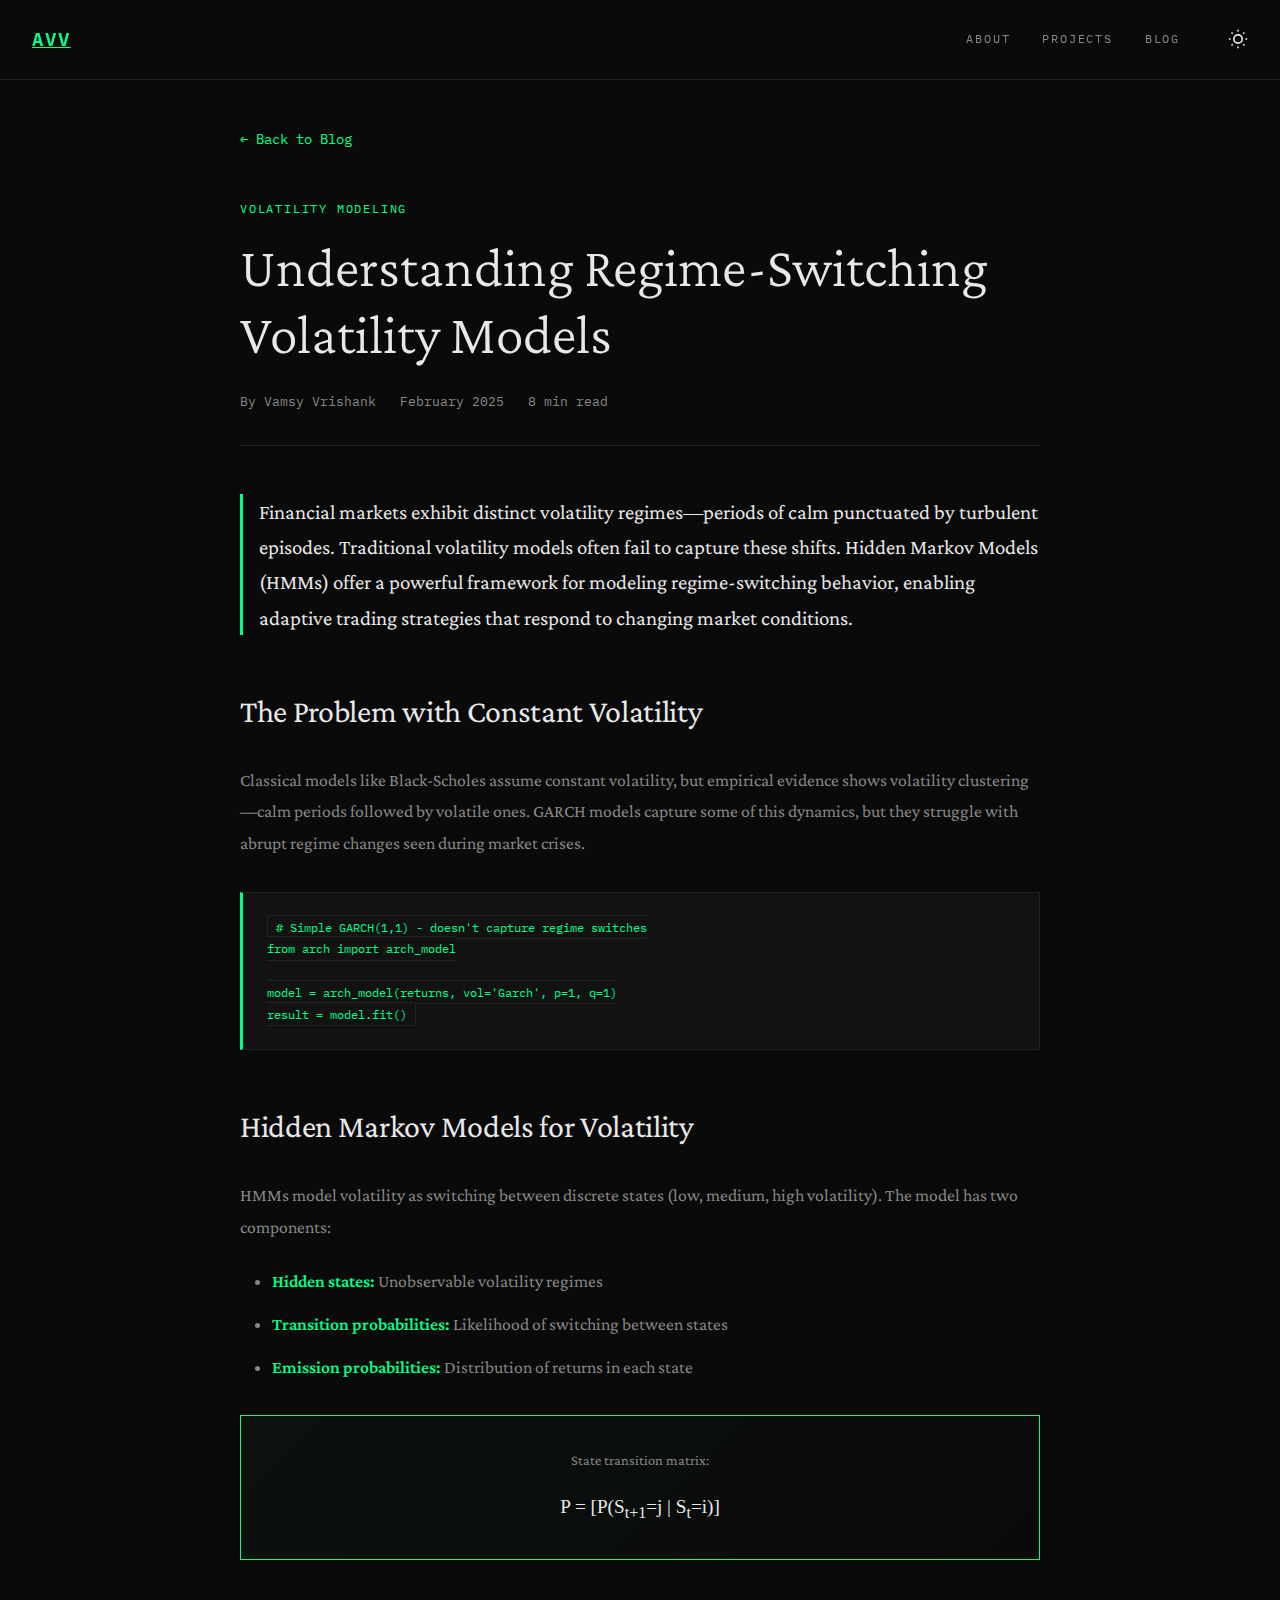
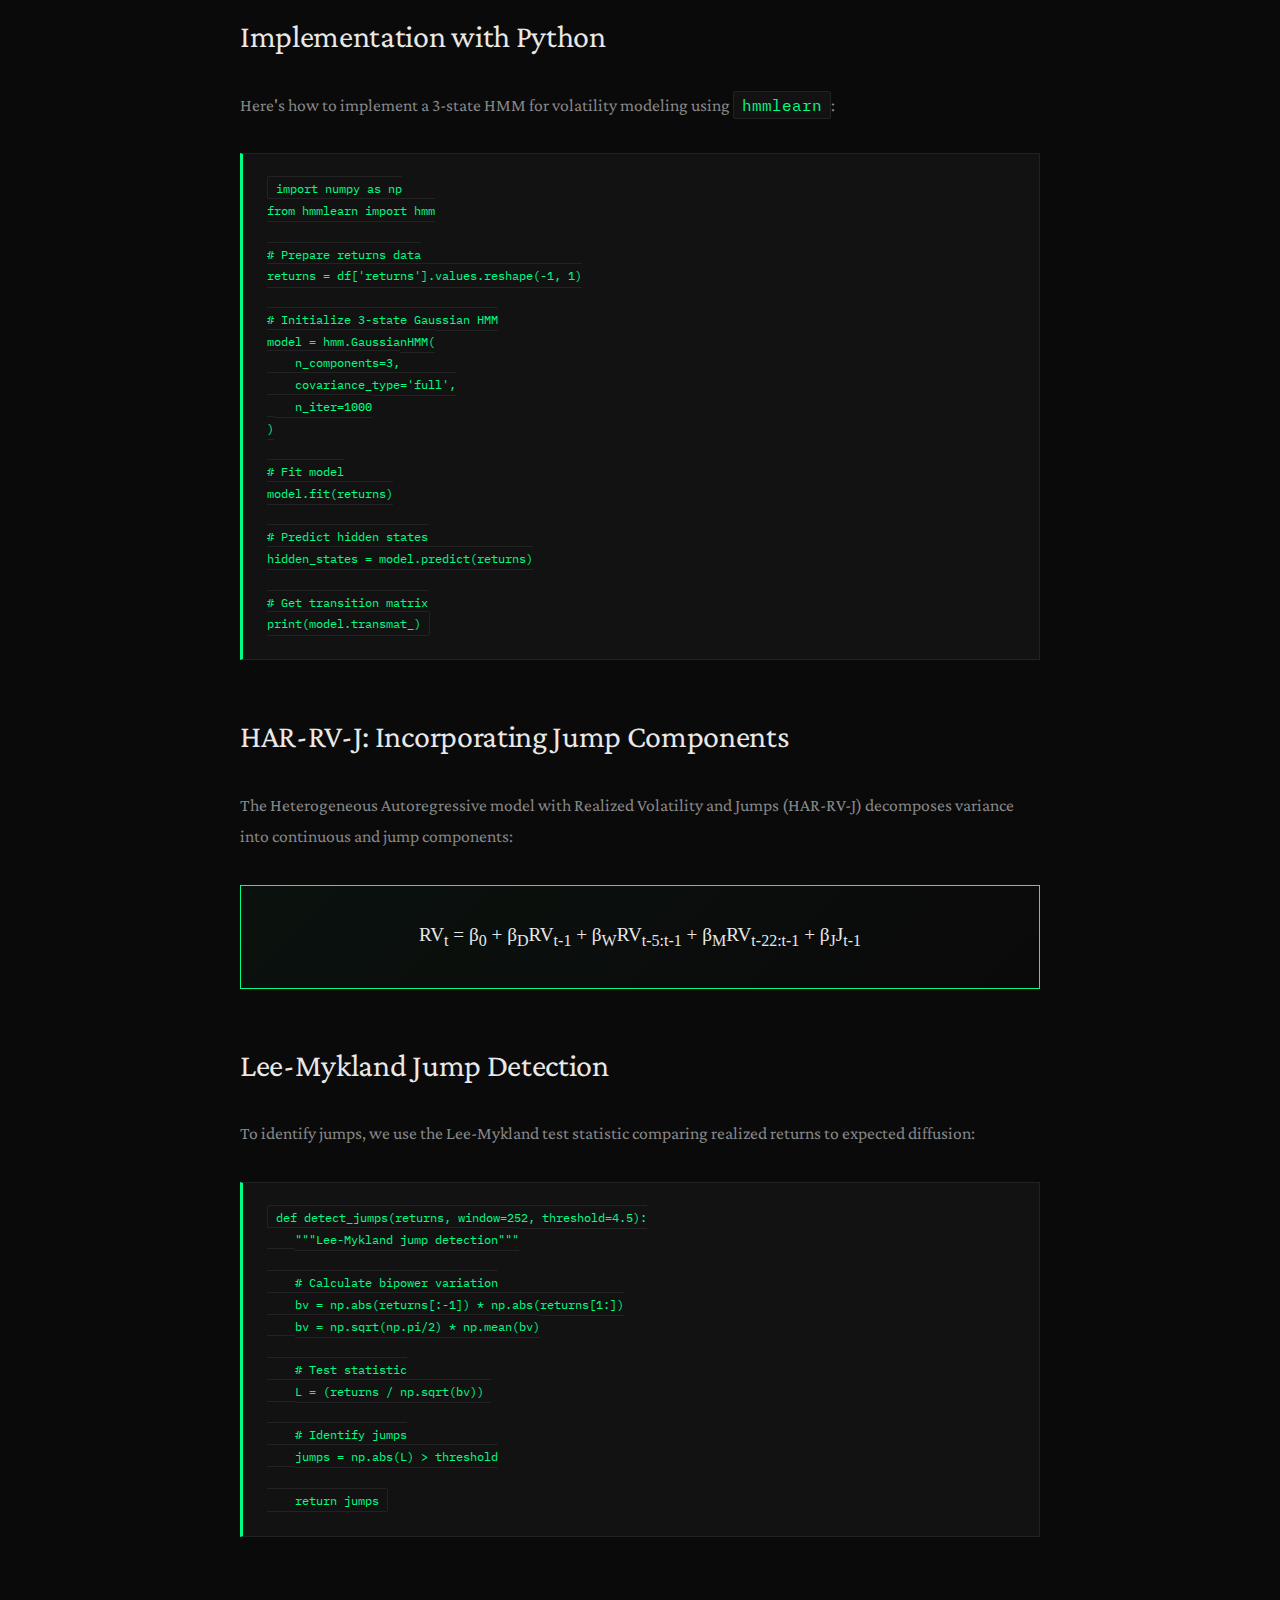
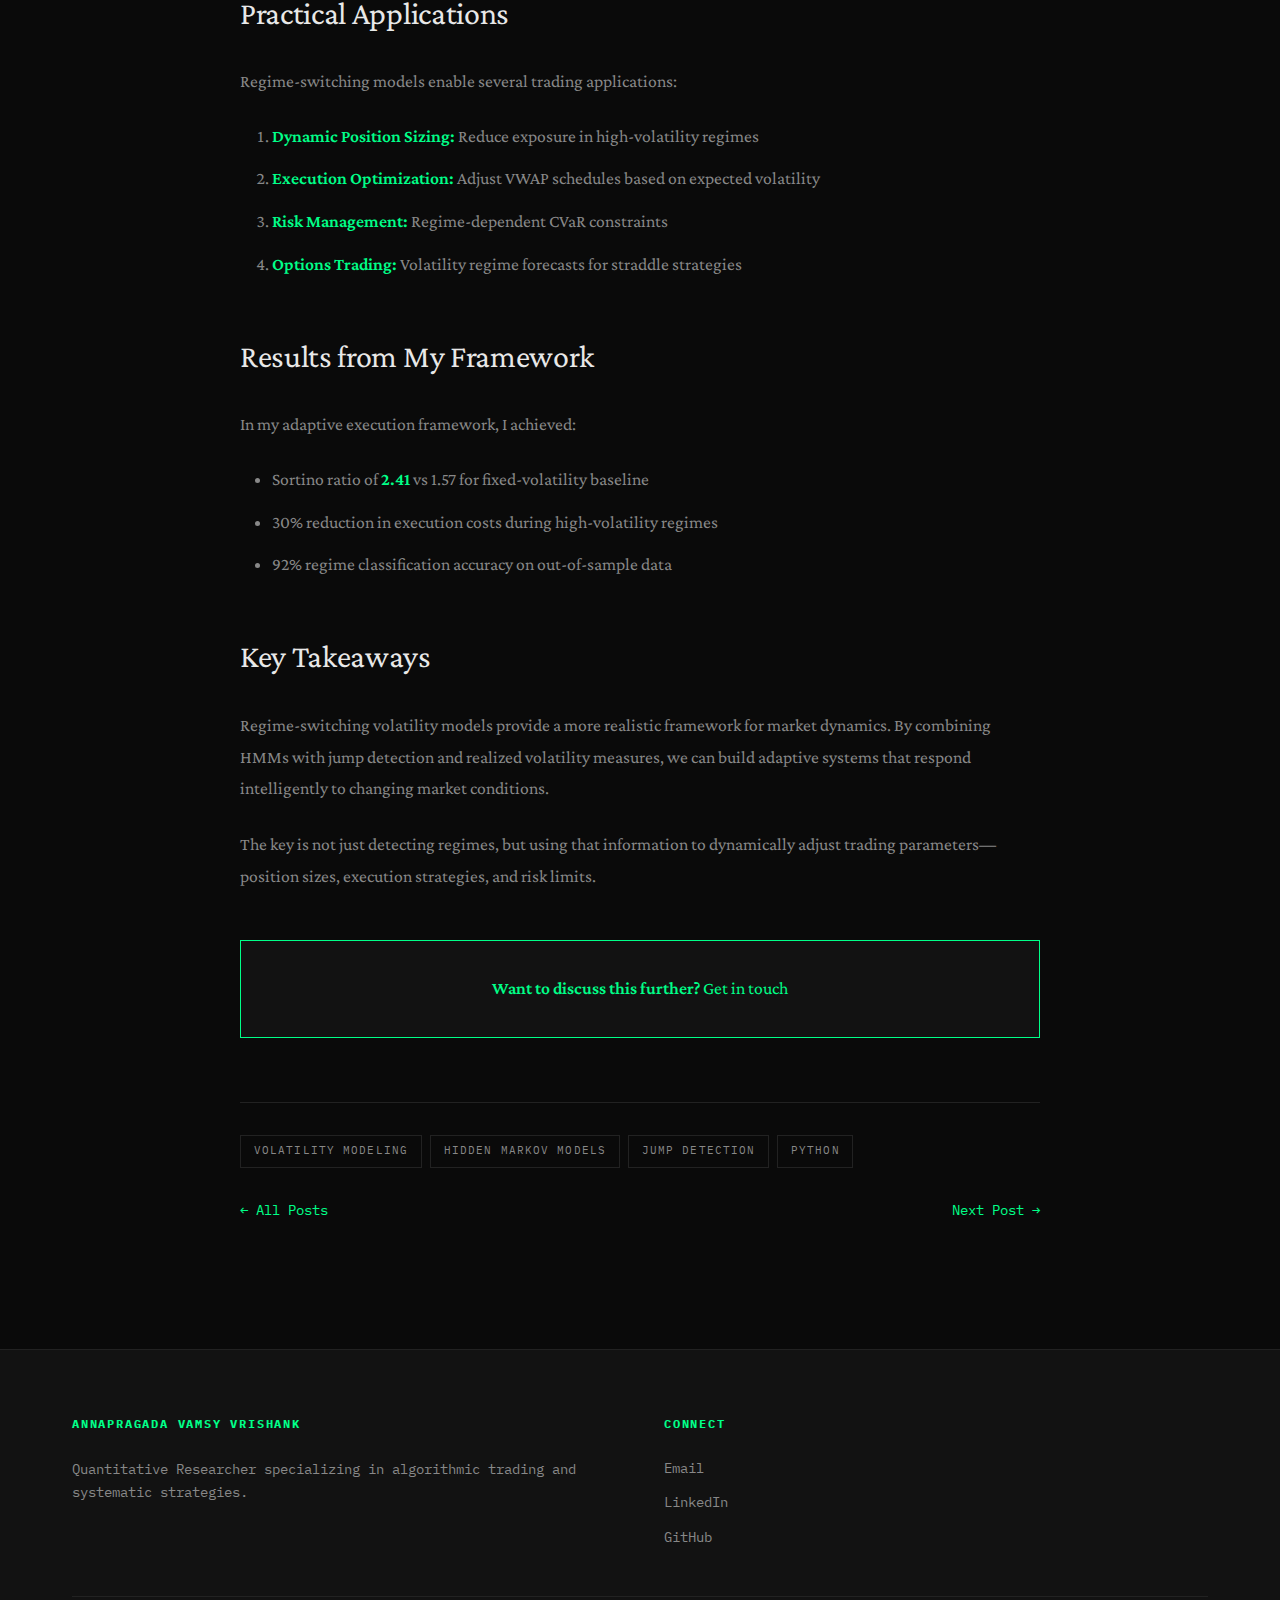
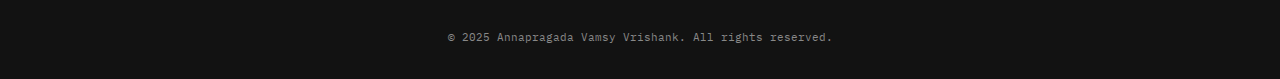
<file: blog/regime-switching-volatility.html>
<!DOCTYPE html>
<html lang="en">

<head>
    <meta charset="UTF-8">
    <meta name="viewport" content="width=device-width, initial-scale=1.0">
    <title>Understanding Regime-Switching Volatility Models | Vamsy Vrishank</title>
    <link
        href="https://fonts.googleapis.com/css2?family=IBM+Plex+Mono:wght@300;400;600&family=Crimson+Pro:wght@300;400;600&display=swap"
        rel="stylesheet">
    <link rel="stylesheet" href="../styles.css">
    <link rel="stylesheet" href="blog-post.css">
</head>

<body>
    <!-- Navigation -->
    <nav class="nav">
        <div class="nav-container">
            <a href="../index.html" class="nav-logo">AVV</a>
            <div class="nav-links">
                <a href="../index.html#about" class="nav-link">About</a>
                <a href="../index.html#projects" class="nav-link">Projects</a>
                <a href="../index.html#blog" class="nav-link">Blog</a>
                <button id="theme-toggle" class="theme-toggle" aria-label="Toggle themes" style="background:none;border:none;color:var(--color-text);cursor:pointer;display:flex;align-items:center;margin-left:1rem;">
                    <svg class="sun-icon" width="20" height="20" viewBox="0 0 24 24" fill="none" stroke="currentColor" stroke-width="2">
                        <circle cx="12" cy="12" r="5"></circle>
                        <line x1="12" y1="1" x2="12" y2="3"></line>
                        <line x1="12" y1="21" x2="12" y2="23"></line>
                        <line x1="4.22" y1="4.22" x2="5.64" y2="5.64"></line>
                        <line x1="18.36" y1="18.36" x2="19.78" y2="19.78"></line>
                        <line x1="1" y1="12" x2="3" y2="12"></line>
                        <line x1="21" y1="12" x2="23" y2="12"></line>
                        <line x1="4.22" y1="19.78" x2="5.64" y2="18.36"></line>
                        <line x1="18.36" y1="5.64" x2="19.78" y2="4.22"></line>
                    </svg>
                </button>
            </div>
        </div>
    </nav>

    <!-- Blog Post -->
    <article class="blog-post">
        <div class="blog-post-container">
            <a href="../index.html#blog" class="back-link">← Back to Blog</a>

            <header class="post-header">
                <div class="post-category">Volatility Modeling</div>
                <h1 class="post-title">Understanding Regime-Switching Volatility Models</h1>
                <div class="post-meta">
                    <span class="post-author">By Vamsy Vrishank</span>
                    <span class="post-date">February 2025</span>
                    <span class="post-read-time">8 min read</span>
                </div>
            </header>

            <div class="post-content">
                <p class="lead">
                    Financial markets exhibit distinct volatility regimes—periods of calm punctuated by turbulent
                    episodes. Traditional volatility models often fail to capture these shifts. Hidden Markov Models
                    (HMMs) offer a powerful framework for modeling regime-switching behavior, enabling adaptive trading
                    strategies that respond to changing market conditions.
                </p>

                <h2>The Problem with Constant Volatility</h2>
                <p>
                    Classical models like Black-Scholes assume constant volatility, but empirical evidence shows
                    volatility clustering—calm periods followed by volatile ones. GARCH models capture some of this
                    dynamics, but they struggle with abrupt regime changes seen during market crises.
                </p>

                <div class="code-block">
                    <pre><code># Simple GARCH(1,1) - doesn't capture regime switches
from arch import arch_model

model = arch_model(returns, vol='Garch', p=1, q=1)
result = model.fit()
</code></pre>
                </div>

                <h2>Hidden Markov Models for Volatility</h2>
                <p>
                    HMMs model volatility as switching between discrete states (low, medium, high volatility). The model
                    has two components:
                </p>

                <ul>
                    <li><strong>Hidden states:</strong> Unobservable volatility regimes</li>
                    <li><strong>Transition probabilities:</strong> Likelihood of switching between states</li>
                    <li><strong>Emission probabilities:</strong> Distribution of returns in each state</li>
                </ul>

                <div class="math-block">
                    <p>State transition matrix:</p>
                    <code>P = [P(S<sub>t+1</sub>=j | S<sub>t</sub>=i)]</code>
                </div>

                <h2>Implementation with Python</h2>
                <p>
                    Here's how to implement a 3-state HMM for volatility modeling using <code>hmmlearn</code>:
                </p>

                <div class="code-block">
                    <pre><code>import numpy as np
from hmmlearn import hmm

# Prepare returns data
returns = df['returns'].values.reshape(-1, 1)

# Initialize 3-state Gaussian HMM
model = hmm.GaussianHMM(
    n_components=3,
    covariance_type='full',
    n_iter=1000
)

# Fit model
model.fit(returns)

# Predict hidden states
hidden_states = model.predict(returns)

# Get transition matrix
print(model.transmat_)
</code></pre>
                </div>

                <h2>HAR-RV-J: Incorporating Jump Components</h2>
                <p>
                    The Heterogeneous Autoregressive model with Realized Volatility and Jumps (HAR-RV-J) decomposes
                    variance into continuous and jump components:
                </p>

                <div class="math-block">
                    <code>RV<sub>t</sub> = β<sub>0</sub> + β<sub>D</sub>RV<sub>t-1</sub> + β<sub>W</sub>RV<sub>t-5:t-1</sub> + β<sub>M</sub>RV<sub>t-22:t-1</sub> + β<sub>J</sub>J<sub>t-1</sub></code>
                </div>

                <h2>Lee-Mykland Jump Detection</h2>
                <p>
                    To identify jumps, we use the Lee-Mykland test statistic comparing realized returns to expected
                    diffusion:
                </p>

                <div class="code-block">
                    <pre><code>def detect_jumps(returns, window=252, threshold=4.5):
    """Lee-Mykland jump detection"""
    
    # Calculate bipower variation
    bv = np.abs(returns[:-1]) * np.abs(returns[1:])
    bv = np.sqrt(np.pi/2) * np.mean(bv)
    
    # Test statistic
    L = (returns / np.sqrt(bv)) 
    
    # Identify jumps
    jumps = np.abs(L) > threshold
    
    return jumps
</code></pre>
                </div>

                <h2>Practical Applications</h2>
                <p>
                    Regime-switching models enable several trading applications:
                </p>

                <ol>
                    <li><strong>Dynamic Position Sizing:</strong> Reduce exposure in high-volatility regimes</li>
                    <li><strong>Execution Optimization:</strong> Adjust VWAP schedules based on expected volatility</li>
                    <li><strong>Risk Management:</strong> Regime-dependent CVaR constraints</li>
                    <li><strong>Options Trading:</strong> Volatility regime forecasts for straddle strategies</li>
                </ol>

                <h2>Results from My Framework</h2>
                <p>
                    In my adaptive execution framework, I achieved:
                </p>

                <ul>
                    <li>Sortino ratio of <strong>2.41</strong> vs 1.57 for fixed-volatility baseline</li>
                    <li>30% reduction in execution costs during high-volatility regimes</li>
                    <li>92% regime classification accuracy on out-of-sample data</li>
                </ul>

                <h2>Key Takeaways</h2>
                <p>
                    Regime-switching volatility models provide a more realistic framework for market dynamics. By
                    combining HMMs with jump detection and realized volatility measures, we can build adaptive systems
                    that respond intelligently to changing market conditions.
                </p>

                <p>
                    The key is not just detecting regimes, but using that information to dynamically adjust trading
                    parameters—position sizes, execution strategies, and risk limits.
                </p>

                <div class="post-cta">
                    <p><strong>Want to discuss this further?</strong> <a href="mailto:avrishan@stevens.edu">Get in
                            touch</a></p>
                </div>
            </div>

            <footer class="post-footer">
                <div class="post-tags">
                    <span class="tag">Volatility Modeling</span>
                    <span class="tag">Hidden Markov Models</span>
                    <span class="tag">Jump Detection</span>
                    <span class="tag">Python</span>
                </div>
                <div class="post-nav">
                    <a href="../index.html#blog" class="post-nav-link">← All Posts</a>
                    <a href="cvar-risk-management.html" class="post-nav-link">Next Post →</a>
                </div>
            </footer>
        </div>
    </article>

    <!-- Footer -->
    <footer class="footer">
        <div class="container">
            <div class="footer-content">
                <div class="footer-section">
                    <h3>Annapragada Vamsy Vrishank</h3>
                    <p class="footer-bio">
                        Quantitative Researcher specializing in algorithmic trading and systematic strategies.
                    </p>
                </div>
                <div class="footer-section">
                    <h3>Connect</h3>
                    <div class="footer-links">
                        <a href="mailto:avrishan@stevens.edu" class="footer-link">Email</a>
                        <a href="https://linkedin.com/in/vamsyvrishank" target="_blank" class="footer-link">LinkedIn</a>
                        <a href="https://github.com/vamsyvrishank" target="_blank" class="footer-link">GitHub</a>
                    </div>
                </div>
            </div>
            <div class="footer-bottom">
                <p>&copy; 2025 Annapragada Vamsy Vrishank. All rights reserved.</p>
            </div>
        </div>
    </footer>
    <script src="../script.js"></script>
</body>

</html>
</file>
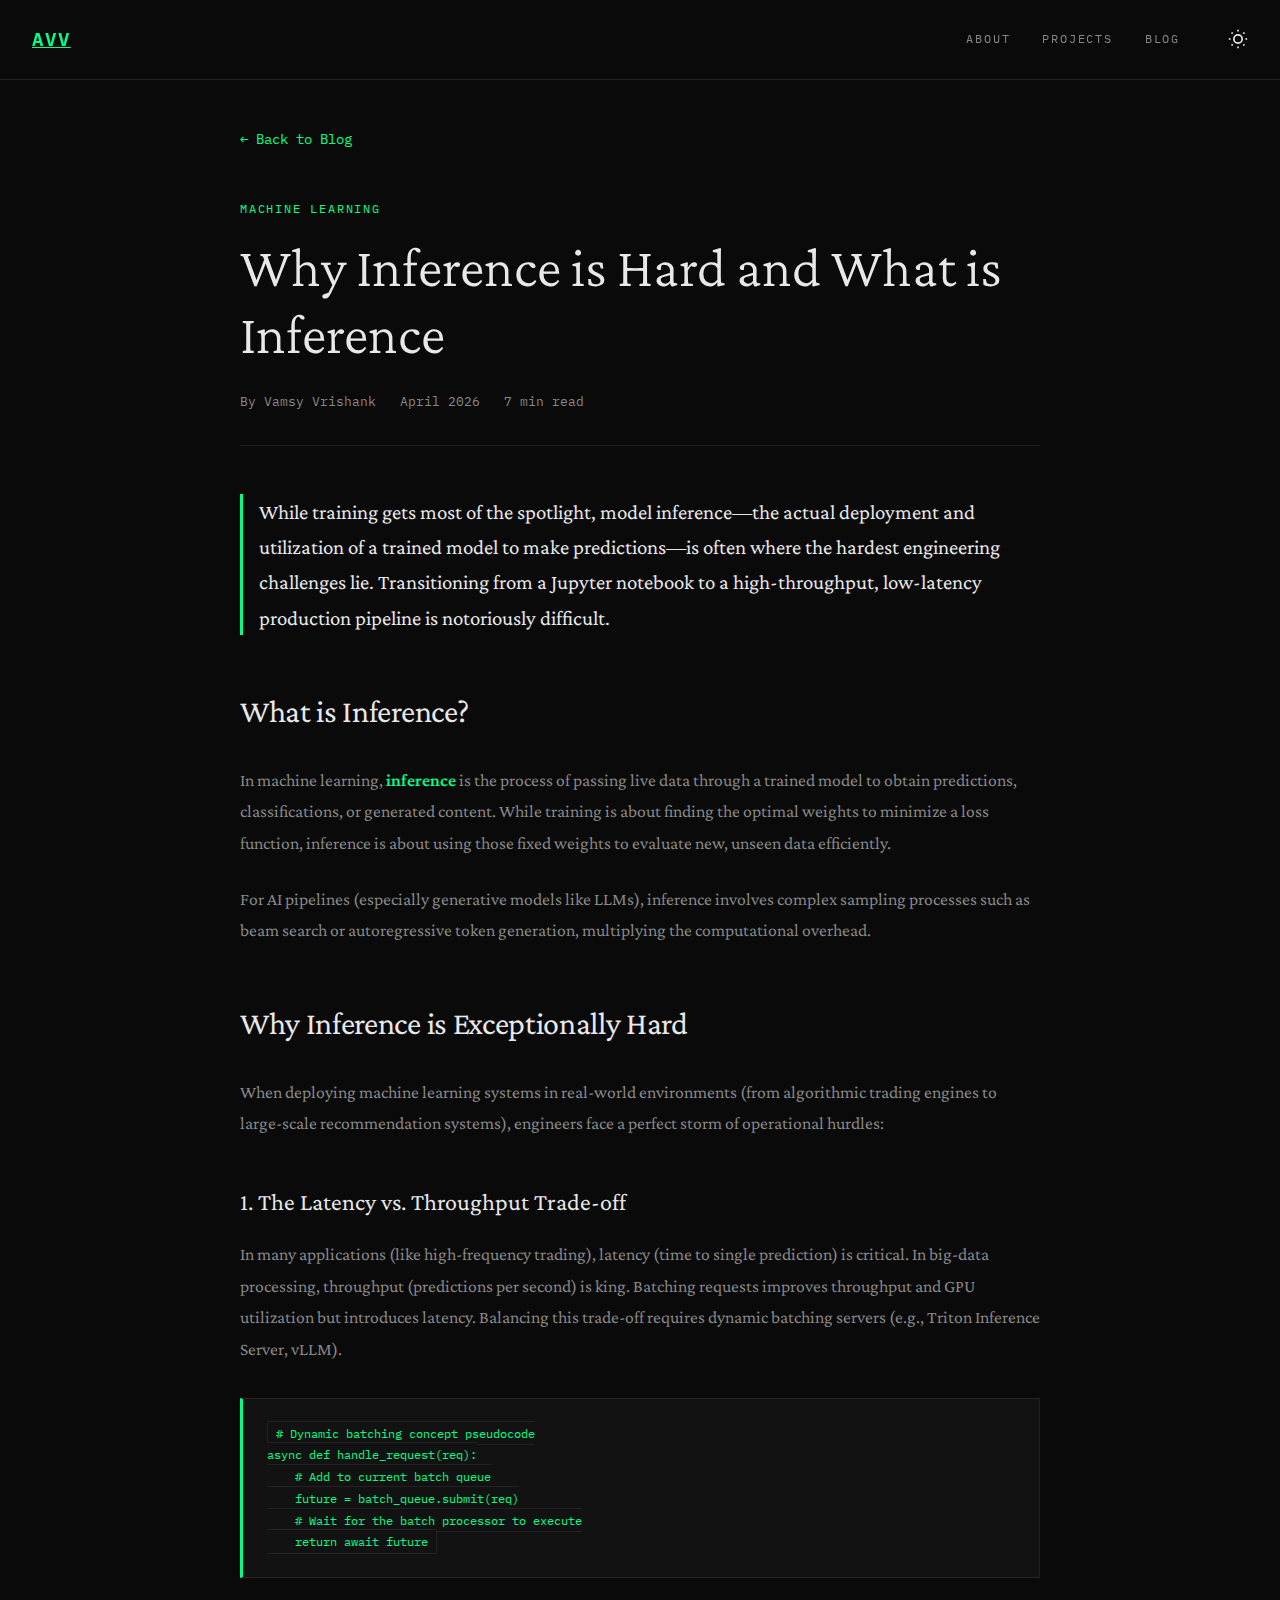
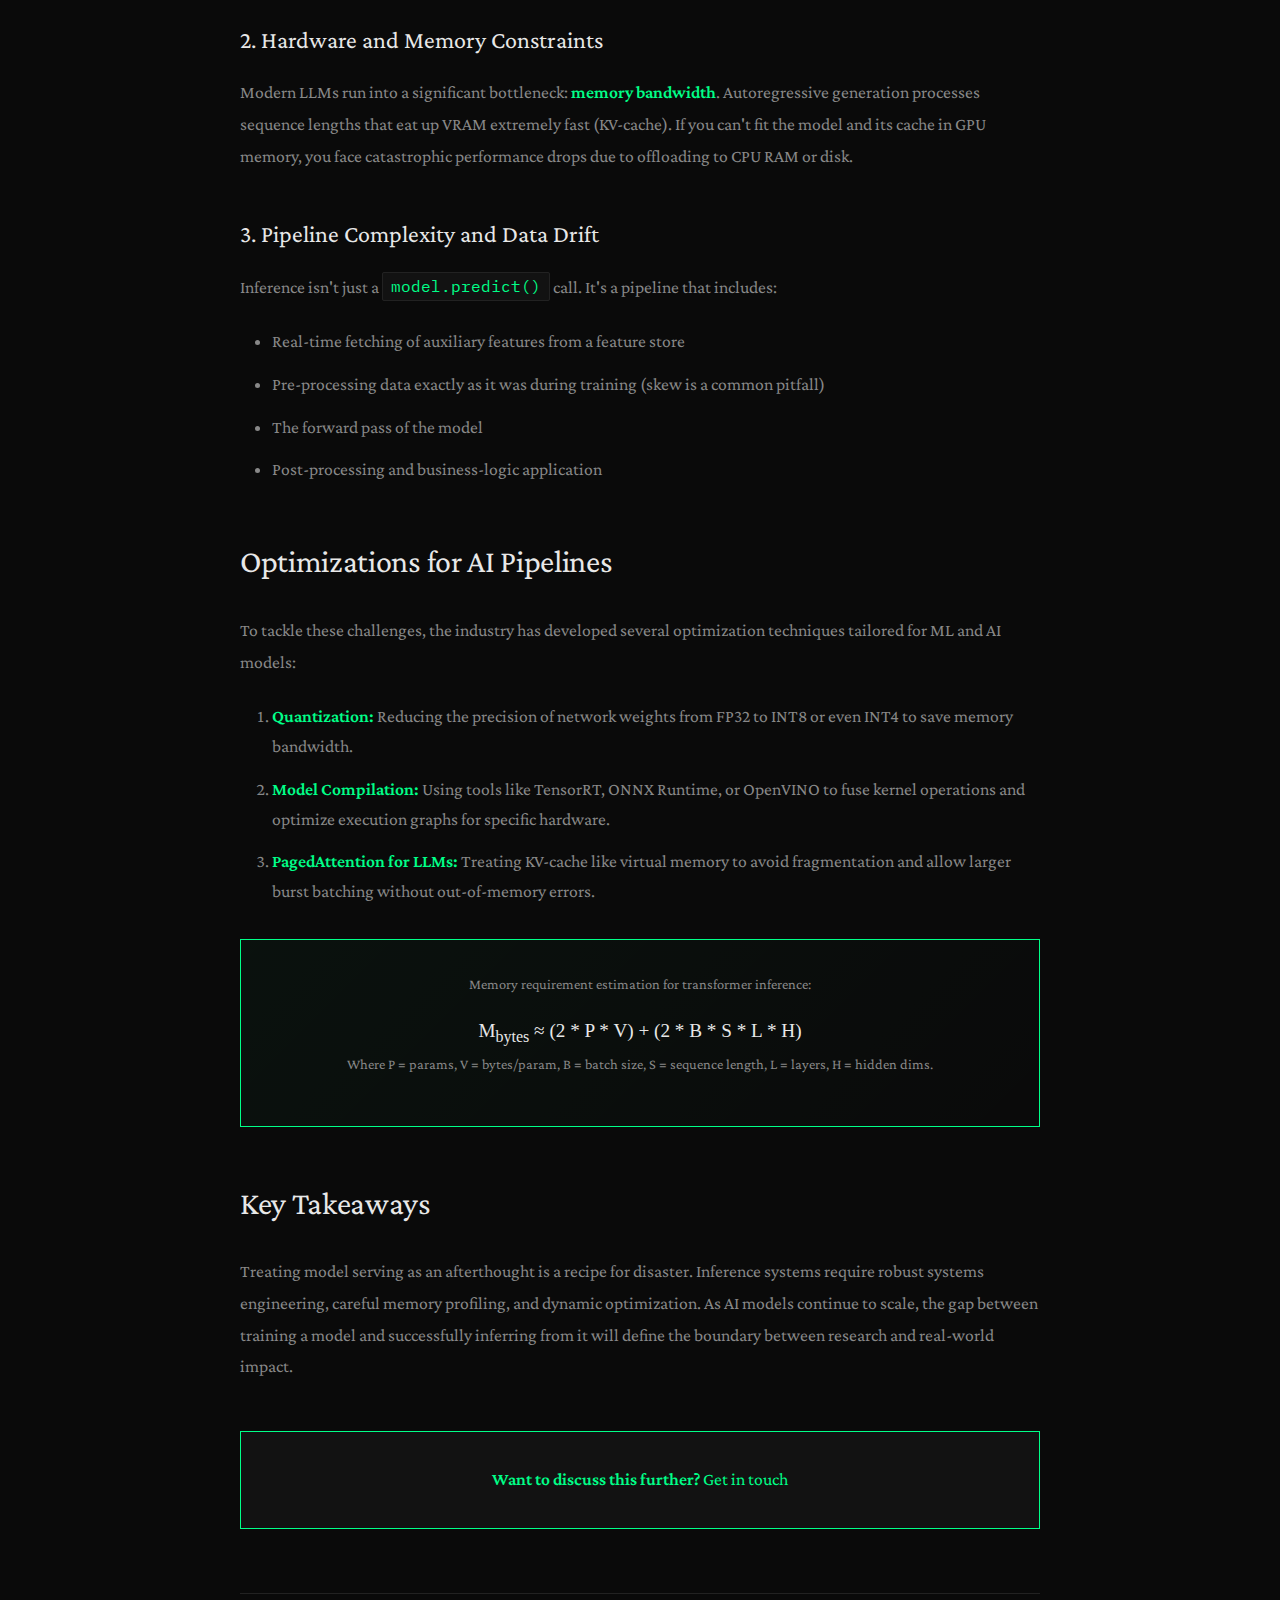
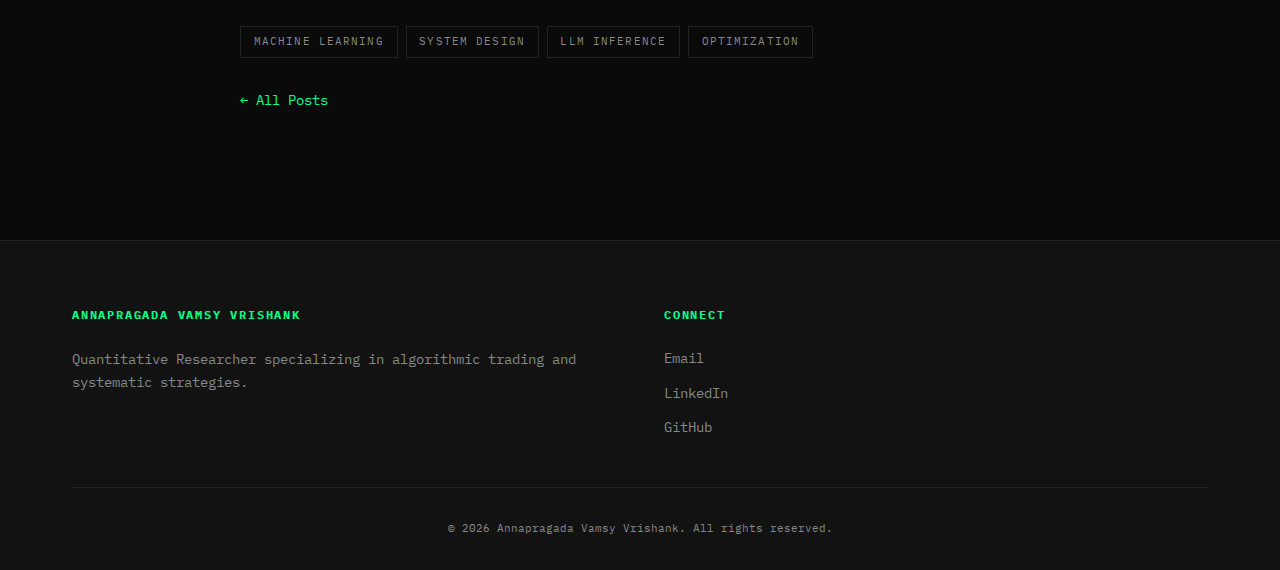
<file: blog/why-inference-is-hard.html>
<!DOCTYPE html>
<html lang="en">

<head>
    <meta charset="UTF-8">
    <meta name="viewport" content="width=device-width, initial-scale=1.0">
    <title>Why Inference is Hard and What is Inference | Vamsy Vrishank</title>
    <link
        href="https://fonts.googleapis.com/css2?family=IBM+Plex+Mono:wght@300;400;600&family=Crimson+Pro:wght@300;400;600&display=swap"
        rel="stylesheet">
    <link rel="stylesheet" href="../styles.css">
    <link rel="stylesheet" href="blog-post.css">
</head>

<body>
    <!-- Navigation -->
    <nav class="nav">
        <div class="nav-container">
            <a href="../index.html" class="nav-logo">AVV</a>
            <div class="nav-links">
                <a href="../index.html#about" class="nav-link">About</a>
                <a href="../index.html#projects" class="nav-link">Projects</a>
                <a href="../index.html#blog" class="nav-link">Blog</a>
                <button id="theme-toggle" class="theme-toggle" aria-label="Toggle themes" style="background:none;border:none;color:var(--color-text);cursor:pointer;display:flex;align-items:center;margin-left:1rem;">
                    <svg class="sun-icon" width="20" height="20" viewBox="0 0 24 24" fill="none" stroke="currentColor" stroke-width="2">
                        <circle cx="12" cy="12" r="5"></circle>
                        <line x1="12" y1="1" x2="12" y2="3"></line>
                        <line x1="12" y1="21" x2="12" y2="23"></line>
                        <line x1="4.22" y1="4.22" x2="5.64" y2="5.64"></line>
                        <line x1="18.36" y1="18.36" x2="19.78" y2="19.78"></line>
                        <line x1="1" y1="12" x2="3" y2="12"></line>
                        <line x1="21" y1="12" x2="23" y2="12"></line>
                        <line x1="4.22" y1="19.78" x2="5.64" y2="18.36"></line>
                        <line x1="18.36" y1="5.64" x2="19.78" y2="4.22"></line>
                    </svg>
                </button>
            </div>
        </div>
    </nav>

    <!-- Blog Post -->
    <article class="blog-post">
        <div class="blog-post-container">
            <a href="../index.html#blog" class="back-link">← Back to Blog</a>

            <header class="post-header">
                <div class="post-category">Machine Learning</div>
                <h1 class="post-title">Why Inference is Hard and What is Inference</h1>
                <div class="post-meta">
                    <span class="post-author">By Vamsy Vrishank</span>
                    <span class="post-date">April 2026</span>
                    <span class="post-read-time">7 min read</span>
                </div>
            </header>

            <div class="post-content">
                <p class="lead">
                    While training gets most of the spotlight, model inference—the actual deployment and utilization of a trained model to make predictions—is often where the hardest engineering challenges lie. Transitioning from a Jupyter notebook to a high-throughput, low-latency production pipeline is notoriously difficult.
                </p>

                <h2>What is Inference?</h2>
                <p>
                    In machine learning, <strong>inference</strong> is the process of passing live data through a trained model to obtain predictions, classifications, or generated content. While training is about finding the optimal weights to minimize a loss function, inference is about using those fixed weights to evaluate new, unseen data efficiently.
                </p>

                <p>
                    For AI pipelines (especially generative models like LLMs), inference involves complex sampling processes such as beam search or autoregressive token generation, multiplying the computational overhead.
                </p>

                <h2>Why Inference is Exceptionally Hard</h2>
                <p>
                    When deploying machine learning systems in real-world environments (from algorithmic trading engines to large-scale recommendation systems), engineers face a perfect storm of operational hurdles:
                </p>

                <h3>1. The Latency vs. Throughput Trade-off</h3>
                <p>
                    In many applications (like high-frequency trading), latency (time to single prediction) is critical. In big-data processing, throughput (predictions per second) is king. 
                    Batching requests improves throughput and GPU utilization but introduces latency. Balancing this trade-off requires dynamic batching servers (e.g., Triton Inference Server, vLLM).
                </p>

                <div class="code-block">
                    <pre><code># Dynamic batching concept pseudocode
async def handle_request(req):
    # Add to current batch queue
    future = batch_queue.submit(req)
    # Wait for the batch processor to execute
    return await future</code></pre>
                </div>

                <h3>2. Hardware and Memory Constraints</h3>
                <p>
                    Modern LLMs run into a significant bottleneck: <strong>memory bandwidth</strong>. Autoregressive generation processes sequence lengths that eat up VRAM extremely fast (KV-cache). If you can't fit the model and its cache in GPU memory, you face catastrophic performance drops due to offloading to CPU RAM or disk.
                </p>

                <h3>3. Pipeline Complexity and Data Drift</h3>
                <p>
                    Inference isn't just a <code>model.predict()</code> call. It's a pipeline that includes:
                </p>
                <ul>
                    <li>Real-time fetching of auxiliary features from a feature store</li>
                    <li>Pre-processing data exactly as it was during training (skew is a common pitfall)</li>
                    <li>The forward pass of the model</li>
                    <li>Post-processing and business-logic application</li>
                </ul>

                <h2>Optimizations for AI Pipelines</h2>
                <p>
                    To tackle these challenges, the industry has developed several optimization techniques tailored for ML and AI models:
                </p>

                <ol>
                    <li><strong>Quantization:</strong> Reducing the precision of network weights from FP32 to INT8 or even INT4 to save memory bandwidth.</li>
                    <li><strong>Model Compilation:</strong> Using tools like TensorRT, ONNX Runtime, or OpenVINO to fuse kernel operations and optimize execution graphs for specific hardware.</li>
                    <li><strong>PagedAttention for LLMs:</strong> Treating KV-cache like virtual memory to avoid fragmentation and allow larger burst batching without out-of-memory errors.</li>
                </ol>

                <div class="math-block">
                    <p>Memory requirement estimation for transformer inference:</p>
                    <code>M<sub>bytes</sub> ≈ (2 * P * V) + (2 * B * S * L * H)</code>
                    <p>Where P = params, V = bytes/param, B = batch size, S = sequence length, L = layers, H = hidden dims.</p>
                </div>


                <h2>Key Takeaways</h2>
                <p>
                    Treating model serving as an afterthought is a recipe for disaster. Inference systems require robust systems engineering, careful memory profiling, and dynamic optimization. As AI models continue to scale, the gap between training a model and successfully inferring from it will define the boundary between research and real-world impact.
                </p>

                <div class="post-cta">
                    <p><strong>Want to discuss this further?</strong> <a href="mailto:avrishan@stevens.edu">Get in touch</a></p>
                </div>
            </div>

            <footer class="post-footer">
                <div class="post-tags">
                    <span class="tag">Machine Learning</span>
                    <span class="tag">System Design</span>
                    <span class="tag">LLM Inference</span>
                    <span class="tag">Optimization</span>
                </div>
                <div class="post-nav">
                    <a href="../index.html#blog" class="post-nav-link">← All Posts</a>
                </div>
            </footer>
        </div>
    </article>

    <!-- Footer -->
    <footer class="footer">
        <div class="container">
            <div class="footer-content">
                <div class="footer-section">
                    <h3>Annapragada Vamsy Vrishank</h3>
                    <p class="footer-bio">
                        Quantitative Researcher specializing in algorithmic trading and systematic strategies.
                    </p>
                </div>
                <div class="footer-section">
                    <h3>Connect</h3>
                    <div class="footer-links">
                        <a href="mailto:avrishan@stevens.edu" class="footer-link">Email</a>
                        <a href="https://linkedin.com/in/vamsyvrishank" target="_blank" class="footer-link">LinkedIn</a>
                        <a href="https://github.com/vamsyvrishank" target="_blank" class="footer-link">GitHub</a>
                    </div>
                </div>
            </div>
            <div class="footer-bottom">
                <p>&copy; 2026 Annapragada Vamsy Vrishank. All rights reserved.</p>
            </div>
        </div>
    </footer>
    <script src="../script.js"></script>
</body>

</html>
</file>
<file: styles.css>
/* CSS Variables */
:root {
    --color-bg: #0a0a0a;
    --color-surface: #121212;
    --color-text: #e8e8e8;
    --color-text-muted: #888888;
    --color-accent: #00ff88;
    --color-accent-dim: #00cc6a;
    --color-border: #222222;
    --font-display: 'Crimson Pro', serif;
    --font-mono: 'IBM Plex Mono', monospace;
    --transition: all 0.3s cubic-bezier(0.4, 0, 0.2, 1);
}

/* Reset & Base Styles */
* {
    margin: 0;
    padding: 0;
    box-sizing: border-box;
}

html {
    scroll-behavior: smooth;
}

body {
    font-family: var(--font-mono);
    background-color: var(--color-bg);
    color: var(--color-text);
    line-height: 1.6;
    font-size: 14px;
    overflow-x: hidden;
    position: relative;
}

.container {
    max-width: 1200px;
    margin: 0 auto;
    padding: 0 2rem;
}

/* Mathematical Background Canvas */
#mathBackground {
    position: fixed;
    top: 0;
    left: 0;
    width: 100%;
    height: 100%;
    z-index: -1;
    opacity: 0.03;
}

/* Navigation */
.nav {
    position: fixed;
    top: 0;
    left: 0;
    right: 0;
    z-index: 1000;
    background: rgba(10, 10, 10, 0.8);
    backdrop-filter: blur(10px);
    border-bottom: 1px solid var(--color-border);
}

.nav-container {
    max-width: 1400px;
    margin: 0 auto;
    padding: 1.5rem 2rem;
    display: flex;
    justify-content: space-between;
    align-items: center;
}

.nav-logo {
    font-family: var(--font-mono);
    font-size: 1.2rem;
    font-weight: 600;
    color: var(--color-accent);
    letter-spacing: 0.1em;
}

.nav-links {
    display: flex;
    gap: 2rem;
}

.nav-link {
    color: var(--color-text-muted);
    text-decoration: none;
    font-size: 0.75rem;
    text-transform: uppercase;
    letter-spacing: 0.15em;
    transition: var(--transition);
    position: relative;
}

.nav-link::after {
    content: '';
    position: absolute;
    bottom: -4px;
    left: 0;
    width: 0;
    height: 1px;
    background: var(--color-accent);
    transition: var(--transition);
}

.nav-link:hover {
    color: var(--color-text);
}

.nav-link:hover::after {
    width: 100%;
}

/* Hero Section */
.hero {
    min-height: 100vh;
    display: flex;
    flex-direction: column;
    justify-content: center;
    align-items: center;
    padding: 8rem 2rem 4rem;
    position: relative;
    background: 
        linear-gradient(180deg, transparent 0%, var(--color-bg) 100%),
        radial-gradient(ellipse at top, rgba(0, 255, 136, 0.05) 0%, transparent 60%);
}

.hero-content {
    text-align: center;
    max-width: 900px;
}

.hero-label {
    font-family: var(--font-mono);
    font-size: 0.75rem;
    letter-spacing: 0.2em;
    text-transform: uppercase;
    color: var(--color-accent);
    margin-bottom: 2rem;
    opacity: 0;
    animation: fadeInUp 0.8s ease forwards;
}

.hero-title {
    font-family: var(--font-display);
    font-size: clamp(2.5rem, 6vw, 5rem);
    font-weight: 300;
    line-height: 1.1;
    margin-bottom: 2rem;
    letter-spacing: -0.02em;
}

.hero-title .line {
    display: block;
    opacity: 0;
    animation: fadeInUp 0.8s ease forwards;
}

.hero-title .line:nth-child(1) { animation-delay: 0.1s; }
.hero-title .line:nth-child(2) { animation-delay: 0.2s; }
.hero-title .line:nth-child(3) { 
    animation-delay: 0.3s;
    color: var(--color-accent);
}

.hero-subtitle {
    font-family: var(--font-mono);
    font-size: 0.85rem;
    color: var(--color-text-muted);
    margin-bottom: 3rem;
    line-height: 1.8;
    opacity: 0;
    animation: fadeInUp 0.8s ease forwards 0.4s;
}

.hero-stats {
    display: flex;
    justify-content: center;
    gap: 4rem;
    margin-top: 3rem;
    opacity: 0;
    animation: fadeInUp 0.8s ease forwards 0.5s;
}

.stat {
    text-align: center;
}

.stat-number {
    font-family: var(--font-mono);
    font-size: 2rem;
    font-weight: 600;
    color: var(--color-accent);
    margin-bottom: 0.5rem;
}

.stat-label {
    font-size: 0.7rem;
    text-transform: uppercase;
    letter-spacing: 0.15em;
    color: var(--color-text-muted);
}

.hero-cta {
    display: flex;
    gap: 1rem;
    justify-content: center;
    margin-top: 3rem;
    opacity: 0;
    animation: fadeInUp 0.8s ease forwards 0.6s;
}

.btn-primary, .btn-secondary {
    padding: 1rem 2rem;
    text-decoration: none;
    font-family: var(--font-mono);
    font-size: 0.75rem;
    text-transform: uppercase;
    letter-spacing: 0.1em;
    transition: var(--transition);
    display: inline-flex;
    align-items: center;
    gap: 0.5rem;
}

.btn-primary {
    background: var(--color-accent);
    color: var(--color-bg);
    border: 1px solid var(--color-accent);
}

.btn-primary:hover {
    background: transparent;
    color: var(--color-accent);
    transform: translateY(-2px);
}

.btn-secondary {
    background: transparent;
    color: var(--color-accent);
    border: 1px solid var(--color-accent);
}

.btn-secondary:hover {
    background: var(--color-accent);
    color: var(--color-bg);
    transform: translateY(-2px);
}

.scroll-indicator {
    position: absolute;
    bottom: 3rem;
    left: 50%;
    transform: translateX(-50%);
}

.scroll-line {
    width: 1px;
    height: 60px;
    background: linear-gradient(to bottom, var(--color-accent), transparent);
    animation: scrollPulse 2s ease-in-out infinite;
}

/* Section Styles */
.section {
    padding: 8rem 0;
    border-top: 1px solid var(--color-border);
}

.section-header {
    display: flex;
    align-items: baseline;
    gap: 2rem;
    margin-bottom: 4rem;
}

.section-number {
    font-family: var(--font-mono);
    font-size: 0.75rem;
    color: var(--color-accent);
    letter-spacing: 0.2em;
}

.section-title {
    font-family: var(--font-display);
    font-size: clamp(2.5rem, 5vw, 4rem);
    font-weight: 300;
    letter-spacing: -0.02em;
}

/* About Section */
.about-content {
    display: grid;
    grid-template-columns: 1fr;
    gap: 4rem;
}

.about-main {
    display: grid;
    grid-template-columns: 1.5fr 1fr;
    gap: 3rem;
}

.about-text p {
    font-size: 1rem;
    line-height: 1.8;
    color: var(--color-text-muted);
    margin-bottom: 1.5rem;
}

.contact-card {
    background: var(--color-surface);
    border: 1px solid var(--color-border);
    padding: 2rem;
}

.contact-card h3 {
    font-family: var(--font-mono);
    font-size: 0.75rem;
    text-transform: uppercase;
    letter-spacing: 0.15em;
    color: var(--color-accent);
    margin-bottom: 1.5rem;
}

.contact-links {
    display: flex;
    flex-direction: column;
    gap: 1rem;
}

.contact-link {
    display: flex;
    align-items: center;
    gap: 0.75rem;
    color: var(--color-text-muted);
    text-decoration: none;
    font-size: 0.85rem;
    transition: var(--transition);
    padding: 0.5rem 0;
}

.contact-link:hover {
    color: var(--color-accent);
    transform: translateX(4px);
}

.contact-link svg {
    flex-shrink: 0;
}

/* Skills Section */
.skills-section {
    margin-top: 3rem;
}

.skills-title {
    font-family: var(--font-mono);
    font-size: 0.8rem;
    text-transform: uppercase;
    letter-spacing: 0.15em;
    color: var(--color-accent);
    margin-bottom: 1.5rem;
    margin-top: 3rem;
}

.skills-title:first-child {
    margin-top: 0;
}

.skills-grid {
    display: grid;
    grid-template-columns: repeat(auto-fill, minmax(100px, 1fr));
    gap: 1rem;
}

.skill-card {
    display: flex;
    flex-direction: column;
    align-items: center;
    gap: 0.75rem;
    padding: 1.5rem 1rem;
    background: var(--color-surface);
    border: 1px solid var(--color-border);
    transition: var(--transition);
    text-align: center;
}

.skill-card:hover {
    border-color: var(--color-accent);
    transform: translateY(-4px);
}

.skill-icon {
    width: 40px;
    height: 40px;
    display: flex;
    align-items: center;
    justify-content: center;
}

.skill-icon img,
.skill-icon svg {
    width: 100%;
    height: 100%;
    object-fit: contain;
}

.skill-icon svg {
    fill: var(--color-accent);
}

.skill-card span {
    font-size: 0.7rem;
    color: var(--color-text);
    font-family: var(--font-mono);
}

.quant-skills {
    display: grid;
    grid-template-columns: repeat(auto-fit, minmax(200px, 1fr));
    gap: 1rem;
}

.quant-skill-item {
    display: flex;
    align-items: center;
    gap: 1rem;
    padding: 1rem;
    background: var(--color-surface);
    border: 1px solid var(--color-border);
    transition: var(--transition);
}

.quant-skill-item:hover {
    border-color: var(--color-accent);
    transform: translateX(4px);
}

.quant-icon {
    font-size: 1.5rem;
    color: var(--color-accent);
    font-family: serif;
    min-width: 30px;
    text-align: center;
}

.quant-skill-item span:last-child {
    font-size: 0.85rem;
    color: var(--color-text-muted);
}

/* Education Section */
.education-timeline {
    display: flex;
    flex-direction: column;
    gap: 3rem;
}

.education-card {
    display: grid;
    grid-template-columns: 150px 1fr;
    gap: 2rem;
    padding: 2rem;
    background: var(--color-surface);
    border: 1px solid var(--color-border);
    border-left: 3px solid var(--color-accent);
    transition: var(--transition);
}

.education-card:hover {
    transform: translateX(8px);
    border-left-color: var(--color-accent);
    box-shadow: 0 8px 30px rgba(0, 255, 136, 0.1);
}

.education-logo {
    display: flex;
    align-items: flex-start;
    justify-content: center;
}

.education-logo img {
    width: 100%;
    max-width: 120px;
    height: auto;
    object-fit: contain;
}

.education-content {
    display: flex;
    flex-direction: column;
    gap: 1.5rem;
}

.education-header {
    display: flex;
    justify-content: space-between;
    gap: 2rem;
}

.education-header h3 {
    font-family: var(--font-display);
    font-size: 1.5rem;
    font-weight: 400;
    margin-bottom: 0.5rem;
}

.education-degree {
    font-size: 1rem;
    color: var(--color-text);
    margin-bottom: 0.25rem;
}

.education-spec {
    font-size: 0.85rem;
    color: var(--color-text-muted);
}

.education-meta {
    display: flex;
    flex-direction: column;
    align-items: flex-end;
    gap: 0.5rem;
    text-align: right;
    min-width: 150px;
}

.education-gpa {
    font-family: var(--font-mono);
    font-size: 0.85rem;
    color: var(--color-accent);
    font-weight: 600;
}

.education-date {
    font-family: var(--font-mono);
    font-size: 0.7rem;
    color: var(--color-text-muted);
}

.courses h4 {
    font-family: var(--font-mono);
    font-size: 0.75rem;
    text-transform: uppercase;
    letter-spacing: 0.1em;
    color: var(--color-accent);
    margin-bottom: 1rem;
}

.course-tags {
    display: flex;
    flex-wrap: wrap;
    gap: 0.5rem;
}

.course-tag {
    padding: 0.4rem 0.8rem;
    background: transparent;
    border: 1px solid var(--color-border);
    font-size: 0.7rem;
    color: var(--color-text-muted);
    transition: var(--transition);
}

.course-tag:hover {
    border-color: var(--color-accent);
    color: var(--color-accent);
}

/* Experience Section */
.experience-content {
    max-width: 1000px;
}

.experience-card {
    display: grid;
    grid-template-columns: 200px 1fr;
    gap: 3rem;
    padding: 3rem;
    background: var(--color-surface);
    border: 1px solid var(--color-border);
    border-top: 3px solid var(--color-accent);
    transition: var(--transition);
}

.experience-card:hover {
    box-shadow: 0 10px 40px rgba(0, 255, 136, 0.15);
}

.experience-logo {
    display: flex;
    align-items: flex-start;
    justify-content: center;
}

.experience-logo img {
    width: 100%;
    max-width: 150px;
    height: auto;
    object-fit: contain;
    filter: brightness(0) invert(1);
}

.experience-header {
    display: flex;
    justify-content: space-between;
    gap: 2rem;
    margin-bottom: 1.5rem;
}

.experience-header h3 {
    font-family: var(--font-display);
    font-size: 1.8rem;
    font-weight: 400;
    margin-bottom: 0.5rem;
}

.experience-company {
    font-size: 1.1rem;
    color: var(--color-text);
    margin-bottom: 0.25rem;
}

.experience-team {
    font-size: 0.85rem;
    color: var(--color-text-muted);
}

.experience-meta {
    display: flex;
    flex-direction: column;
    align-items: flex-end;
    gap: 0.5rem;
    text-align: right;
}

.experience-location {
    font-family: var(--font-mono);
    font-size: 0.75rem;
    color: var(--color-text-muted);
}

.experience-date {
    font-family: var(--font-mono);
    font-size: 0.7rem;
    color: var(--color-accent);
    font-weight: 600;
}

.experience-points {
    list-style: none;
    display: flex;
    flex-direction: column;
    gap: 1rem;
}

.experience-points li {
    font-size: 0.9rem;
    line-height: 1.7;
    color: var(--color-text-muted);
    padding-left: 1.5rem;
    position: relative;
}

.experience-points li::before {
    content: '▸';
    position: absolute;
    left: 0;
    color: var(--color-accent);
}

.experience-points li strong {
    color: var(--color-text);
}

/* Projects Section */
.projects-grid {
    display: grid;
    grid-template-columns: repeat(auto-fit, minmax(450px, 1fr));
    gap: 2rem;
}

.project-card {
    background: var(--color-surface);
    border: 1px solid var(--color-border);
    padding: 2rem;
    transition: var(--transition);
    position: relative;
    overflow: hidden;
}

.project-card.featured {
    grid-column: 1 / -1;
    border: 1px solid var(--color-accent);
}

.project-visual {
    position: relative;
    height: 100px;
    margin-bottom: 1.5rem;
    display: flex;
    align-items: center;
    justify-content: center;
}

.project-badge {
    position: absolute;
    top: 0;
    right: 0;
    background: var(--color-accent);
    color: var(--color-bg);
    padding: 0.3rem 0.8rem;
    font-size: 0.65rem;
    font-family: var(--font-mono);
    text-transform: uppercase;
    letter-spacing: 0.1em;
}

.math-visual {
    width: 100%;
    opacity: 0.5;
}

.volatility-chart {
    width: 100%;
    height: 100px;
}

.project-card::before {
    content: '';
    position: absolute;
    top: 0;
    left: 0;
    width: 100%;
    height: 2px;
    background: var(--color-accent);
    transform: scaleX(0);
    transform-origin: left;
    transition: transform 0.4s ease;
}

.project-card:hover {
    border-color: var(--color-accent);
    transform: translateY(-4px);
}

.project-card:hover::before {
    transform: scaleX(1);
}

.project-header {
    display: flex;
    justify-content: space-between;
    align-items: flex-start;
    margin-bottom: 1rem;
    gap: 1rem;
}

.project-title {
    font-family: var(--font-display);
    font-size: 1.4rem;
    font-weight: 400;
    color: var(--color-text);
}

.project-tag {
    font-family: var(--font-mono);
    font-size: 0.65rem;
    color: var(--color-accent);
    text-transform: uppercase;
    letter-spacing: 0.1em;
    white-space: nowrap;
}

.project-description {
    font-size: 0.9rem;
    line-height: 1.7;
    color: var(--color-text-muted);
    margin-bottom: 1.5rem;
}

.project-meta {
    display: flex;
    justify-content: space-between;
    align-items: center;
    padding-top: 1rem;
    border-top: 1px solid var(--color-border);
}

.project-date {
    font-family: var(--font-mono);
    font-size: 0.7rem;
    color: var(--color-text-muted);
}

.project-link {
    font-family: var(--font-mono);
    font-size: 0.75rem;
    color: var(--color-accent);
    text-decoration: none;
    transition: var(--transition);
}

.project-link:hover {
    transform: translateX(4px);
}

/* Achievements Section */
.achievements-grid {
    display: grid;
    grid-template-columns: repeat(auto-fit, minmax(300px, 1fr));
    gap: 2rem;
}

.achievement-card {
    padding: 2rem;
    background: var(--color-surface);
    border: 1px solid var(--color-border);
    transition: var(--transition);
    display: flex;
    gap: 1.5rem;
}

.achievement-card.highlight {
    border: 2px solid var(--color-accent);
    background: linear-gradient(135deg, rgba(0, 255, 136, 0.05) 0%, transparent 100%);
}

.achievement-card:hover {
    transform: translateY(-4px);
    box-shadow: 0 8px 30px rgba(0, 255, 136, 0.1);
}

.achievement-icon {
    font-size: 2.5rem;
    flex-shrink: 0;
}

.achievement-content h3 {
    font-family: var(--font-display);
    font-size: 1.2rem;
    font-weight: 400;
    margin-bottom: 0.75rem;
}

.achievement-detail {
    font-size: 0.85rem;
    line-height: 1.6;
    color: var(--color-text-muted);
    margin-bottom: 1rem;
}

.achievement-detail strong {
    color: var(--color-accent);
}

.achievement-year {
    font-family: var(--font-mono);
    font-size: 0.7rem;
    color: var(--color-text-muted);
    text-transform: uppercase;
    letter-spacing: 0.1em;
}

/* Books Section */
.books-intro {
    max-width: 800px;
    margin-bottom: 3rem;
}

.books-intro p {
    font-size: 1rem;
    color: var(--color-text-muted);
    line-height: 1.8;
}

.books-grid {
    display: grid;
    grid-template-columns: repeat(auto-fit, minmax(280px, 1fr));
    gap: 1.5rem;
}

.book-card {
    background: var(--color-surface);
    border: 1px solid var(--color-border);
    padding: 1.5rem;
    transition: var(--transition);
    position: relative;
    padding-left: 2rem;
}

.book-spine {
    position: absolute;
    left: 0;
    top: 0;
    bottom: 0;
    width: 4px;
    background: var(--color-accent);
    opacity: 0.5;
    transition: var(--transition);
}

.book-card:hover .book-spine {
    opacity: 1;
    width: 6px;
}

.book-card:hover {
    border-color: var(--color-accent);
    transform: translateX(8px);
}

.book-title {
    font-family: var(--font-display);
    font-size: 1.1rem;
    font-weight: 400;
    margin-bottom: 0.5rem;
    line-height: 1.3;
}

.book-author {
    font-size: 0.85rem;
    color: var(--color-accent);
    margin-bottom: 1rem;
    font-style: italic;
}

.book-note {
    font-size: 0.8rem;
    line-height: 1.6;
    color: var(--color-text-muted);
}

/* Blog Section */
.blog-intro {
    max-width: 800px;
    margin-bottom: 3rem;
}

.blog-intro p {
    font-size: 1rem;
    color: var(--color-text-muted);
    line-height: 1.8;
}

.blog-grid {
    display: grid;
    grid-template-columns: repeat(auto-fit, minmax(320px, 1fr));
    gap: 2rem;
}

.blog-card {
    background: var(--color-surface);
    border: 1px solid var(--color-border);
    padding: 2rem;
    transition: var(--transition);
    display: flex;
    flex-direction: column;
    position: relative;
}

.blog-card.featured-post {
    grid-column: 1 / -1;
    border: 1px solid var(--color-accent);
    background: linear-gradient(135deg, rgba(0, 255, 136, 0.03) 0%, transparent 100%);
}

.blog-badge {
    position: absolute;
    top: 0;
    right: 0;
    background: var(--color-accent);
    color: var(--color-bg);
    padding: 0.3rem 0.8rem;
    font-size: 0.65rem;
    font-family: var(--font-mono);
    text-transform: uppercase;
    letter-spacing: 0.1em;
}

.blog-card:hover {
    border-color: var(--color-accent);
    transform: translateY(-4px);
    box-shadow: 0 8px 30px rgba(0, 255, 136, 0.1);
}

.blog-category {
    font-family: var(--font-mono);
    font-size: 0.65rem;
    color: var(--color-accent);
    text-transform: uppercase;
    letter-spacing: 0.15em;
    margin-bottom: 1rem;
}

.blog-title {
    font-family: var(--font-display);
    font-size: 1.3rem;
    font-weight: 400;
    margin-bottom: 1rem;
    line-height: 1.3;
}

.blog-excerpt {
    font-size: 0.9rem;
    line-height: 1.6;
    color: var(--color-text-muted);
    flex: 1;
    margin-bottom: 1.5rem;
}

.blog-footer {
    display: flex;
    justify-content: space-between;
    align-items: center;
    padding-top: 1rem;
    border-top: 1px solid var(--color-border);
    flex-wrap: wrap;
    gap: 0.5rem;
}

.blog-date,
.blog-read-time {
    font-family: var(--font-mono);
    font-size: 0.7rem;
    color: var(--color-text-muted);
}

.blog-link {
    font-family: var(--font-mono);
    font-size: 0.7rem;
    color: var(--color-accent);
    text-decoration: none;
    transition: var(--transition);
    margin-left: auto;
}

.blog-link:hover {
    transform: translateX(4px);
}

/* Footer */
.footer {
    background: var(--color-surface);
    border-top: 1px solid var(--color-border);
    padding: 4rem 0 2rem;
    margin-top: 4rem;
}

.footer-content {
    display: grid;
    grid-template-columns: repeat(auto-fit, minmax(250px, 1fr));
    gap: 3rem;
    margin-bottom: 3rem;
}

.footer-section h3 {
    font-family: var(--font-mono);
    font-size: 0.75rem;
    text-transform: uppercase;
    letter-spacing: 0.15em;
    color: var(--color-accent);
    margin-bottom: 1.5rem;
}

.footer-bio {
    font-size: 0.85rem;
    line-height: 1.7;
    color: var(--color-text-muted);
}

.footer-links {
    display: flex;
    flex-direction: column;
    gap: 0.8rem;
}

.footer-link {
    font-family: var(--font-mono);
    font-size: 0.85rem;
    color: var(--color-text-muted);
    text-decoration: none;
    transition: var(--transition);
}

.footer-link:hover {
    color: var(--color-accent);
    transform: translateX(4px);
}

.footer-bottom {
    padding-top: 2rem;
    border-top: 1px solid var(--color-border);
    text-align: center;
    display: flex;
    flex-direction: column;
    gap: 0.5rem;
}

.footer-bottom p {
    font-family: var(--font-mono);
    font-size: 0.7rem;
    color: var(--color-text-muted);
}

.footer-math {
    color: var(--color-accent);
    font-family: serif !important;
}

/* Animations */
@keyframes fadeInUp {
    from {
        opacity: 0;
        transform: translateY(30px);
    }
    to {
        opacity: 1;
        transform: translateY(0);
    }
}

@keyframes scrollPulse {
    0%, 100% {
        opacity: 0.3;
        transform: translateY(0);
    }
    50% {
        opacity: 1;
        transform: translateY(10px);
    }
}

/* Responsive Design */
@media (max-width: 968px) {
    .nav-links {
        gap: 1.5rem;
    }
    
    .nav-link {
        font-size: 0.7rem;
    }
    
    .hero-stats {
        gap: 2rem;
    }

    .hero-cta {
        flex-direction: column;
        width: 100%;
        max-width: 300px;
    }
    
    .about-main {
        grid-template-columns: 1fr;
    }

    .education-card,
    .experience-card {
        grid-template-columns: 1fr;
    }

    .education-logo,
    .experience-logo {
        justify-content: flex-start;
    }

    .education-header,
    .experience-header {
        flex-direction: column;
    }

    .education-meta,
    .experience-meta {
        align-items: flex-start;
        text-align: left;
    }
    
    .projects-grid {
        grid-template-columns: 1fr;
    }
    
    .project-card.featured {
        grid-column: 1;
    }
}

@media (max-width: 640px) {
    .container {
        padding: 0 1.5rem;
    }
    
    .nav-container {
        padding: 1rem 1.5rem;
    }
    
    .nav-links {
        display: none;
    }
    
    .section {
        padding: 5rem 0;
    }
    
    .section-header {
        flex-direction: column;
        gap: 1rem;
        margin-bottom: 3rem;
    }
    
    .hero-stats {
        flex-direction: column;
        gap: 2rem;
    }

    .skills-grid {
        grid-template-columns: repeat(auto-fill, minmax(80px, 1fr));
    }

    .quant-skills {
        grid-template-columns: 1fr;
    }

    .achievements-grid,
    .books-grid,
    .blog-grid {
        grid-template-columns: 1fr;
    }

    .blog-card.featured-post {
        grid-column: 1;
    }
}

/* Light Mode Variables */
html.light-mode {
    --color-bg: #ececec;
    --color-surface: #fdfdfd;
    --color-text: #222222;
    --color-text-muted: #555555;
    --color-border: #cccccc;
    --color-accent: #008f4c;
    --color-accent-dim: #00aa55;
}

html.light-mode .nav {
    background: rgba(236, 236, 236, 0.8) !important;
}

html.light-mode #mathBackground {
    opacity: 0.15;
}

html.light-mode .hero {
    background: 
        linear-gradient(180deg, transparent 0%, var(--color-bg) 100%),
        radial-gradient(ellipse at top, rgba(0, 143, 76, 0.05) 0%, transparent 60%);
}

html.light-mode .contact-card svg {
    filter: none;
}

html.light-mode .experience-logo img {
    filter: brightness(0);
}
</file>
<file: blog/blog-post.css>
/* Blog Post Specific Styles */

.blog-post {
    min-height: 100vh;
    padding: 8rem 2rem 4rem;
    background-color: var(--color-bg);
}

.blog-post-container {
    max-width: 800px;
    margin: 0 auto;
}

.back-link {
    display: inline-flex;
    align-items: center;
    gap: 0.5rem;
    color: var(--color-accent);
    text-decoration: none;
    font-family: var(--font-mono);
    font-size: 0.85rem;
    margin-bottom: 3rem;
    transition: var(--transition);
}

.back-link:hover {
    transform: translateX(-4px);
}

.post-header {
    margin-bottom: 3rem;
    padding-bottom: 2rem;
    border-bottom: 1px solid var(--color-border);
}

.post-category {
    font-family: var(--font-mono);
    font-size: 0.75rem;
    color: var(--color-accent);
    text-transform: uppercase;
    letter-spacing: 0.15em;
    margin-bottom: 1rem;
}

.post-title {
    font-family: var(--font-display);
    font-size: clamp(2rem, 5vw, 3.5rem);
    font-weight: 300;
    line-height: 1.2;
    margin-bottom: 1.5rem;
    color: var(--color-text);
}

.post-meta {
    display: flex;
    gap: 1.5rem;
    flex-wrap: wrap;
    font-family: var(--font-mono);
    font-size: 0.8rem;
    color: var(--color-text-muted);
}

.post-content {
    font-family: var(--font-display);
    font-size: 1.1rem;
    line-height: 1.8;
    color: var(--color-text-muted);
}

.post-content .lead {
    font-size: 1.3rem;
    line-height: 1.7;
    color: var(--color-text);
    margin-bottom: 2rem;
    padding-left: 1rem;
    border-left: 3px solid var(--color-accent);
}

.post-content h2 {
    font-family: var(--font-display);
    font-size: 2rem;
    font-weight: 400;
    color: var(--color-text);
    margin: 3rem 0 1.5rem;
    letter-spacing: -0.01em;
}

.post-content h3 {
    font-family: var(--font-display);
    font-size: 1.5rem;
    font-weight: 400;
    color: var(--color-text);
    margin: 2.5rem 0 1rem;
}

.post-content p {
    margin-bottom: 1.5rem;
}

.post-content a {
    color: var(--color-accent);
    text-decoration: none;
    border-bottom: 1px solid transparent;
    transition: var(--transition);
}

.post-content a:hover {
    border-bottom-color: var(--color-accent);
}

.post-content ul,
.post-content ol {
    margin: 1.5rem 0;
    padding-left: 2rem;
}

.post-content li {
    margin-bottom: 0.8rem;
    line-height: 1.7;
}

.post-content strong {
    color: var(--color-accent);
    font-weight: 600;
}

.code-block {
    background: var(--color-surface);
    border: 1px solid var(--color-border);
    border-left: 3px solid var(--color-accent);
    padding: 1.5rem;
    margin: 2rem 0;
    overflow-x: auto;
}

.code-block pre {
    margin: 0;
    font-family: var(--font-mono);
    font-size: 0.85rem;
    line-height: 1.6;
    color: var(--color-text);
}

.code-block code {
    font-family: var(--font-mono);
    color: var(--color-text);
}

.post-content code {
    font-family: var(--font-mono);
    font-size: 0.9em;
    background: var(--color-surface);
    padding: 0.2rem 0.5rem;
    border: 1px solid var(--color-border);
    border-radius: 2px;
    color: var(--color-accent);
}

.math-block {
    background: linear-gradient(135deg, rgba(0, 255, 136, 0.03) 0%, transparent 100%);
    border: 1px solid var(--color-accent);
    padding: 2rem;
    margin: 2rem 0;
    text-align: center;
}

.math-block p {
    margin-bottom: 1rem;
    font-size: 0.9rem;
    color: var(--color-text-muted);
}

.math-block code {
    font-family: serif;
    font-size: 1.2rem;
    background: none;
    border: none;
    color: var(--color-text);
    padding: 0;
}

.post-cta {
    background: var(--color-surface);
    border: 1px solid var(--color-accent);
    padding: 2rem;
    margin: 3rem 0;
    text-align: center;
}

.post-cta p {
    margin: 0;
    font-size: 1.1rem;
}

.post-footer {
    margin-top: 4rem;
    padding-top: 2rem;
    border-top: 1px solid var(--color-border);
}

.post-tags {
    display: flex;
    flex-wrap: wrap;
    gap: 0.5rem;
    margin-bottom: 2rem;
}

.post-tags .tag {
    padding: 0.4rem 0.8rem;
    background: transparent;
    border: 1px solid var(--color-border);
    font-family: var(--font-mono);
    font-size: 0.7rem;
    color: var(--color-text-muted);
    text-transform: uppercase;
    letter-spacing: 0.1em;
    transition: var(--transition);
}

.post-tags .tag:hover {
    border-color: var(--color-accent);
    color: var(--color-accent);
}

.post-nav {
    display: flex;
    justify-content: space-between;
    gap: 1rem;
}

.post-nav-link {
    font-family: var(--font-mono);
    font-size: 0.85rem;
    color: var(--color-accent);
    text-decoration: none;
    transition: var(--transition);
}

.post-nav-link:hover {
    transform: translateX(4px);
}

.post-nav-link:first-child:hover {
    transform: translateX(-4px);
}

/* Responsive */
@media (max-width: 768px) {
    .blog-post {
        padding: 6rem 1.5rem 3rem;
    }

    .post-title {
        font-size: 2rem;
    }

    .post-content {
        font-size: 1rem;
    }

    .post-content .lead {
        font-size: 1.1rem;
    }

    .post-meta {
        flex-direction: column;
        gap: 0.5rem;
    }

    .code-block {
        padding: 1rem;
    }

    .post-nav {
        flex-direction: column;
    }
}
</file>
